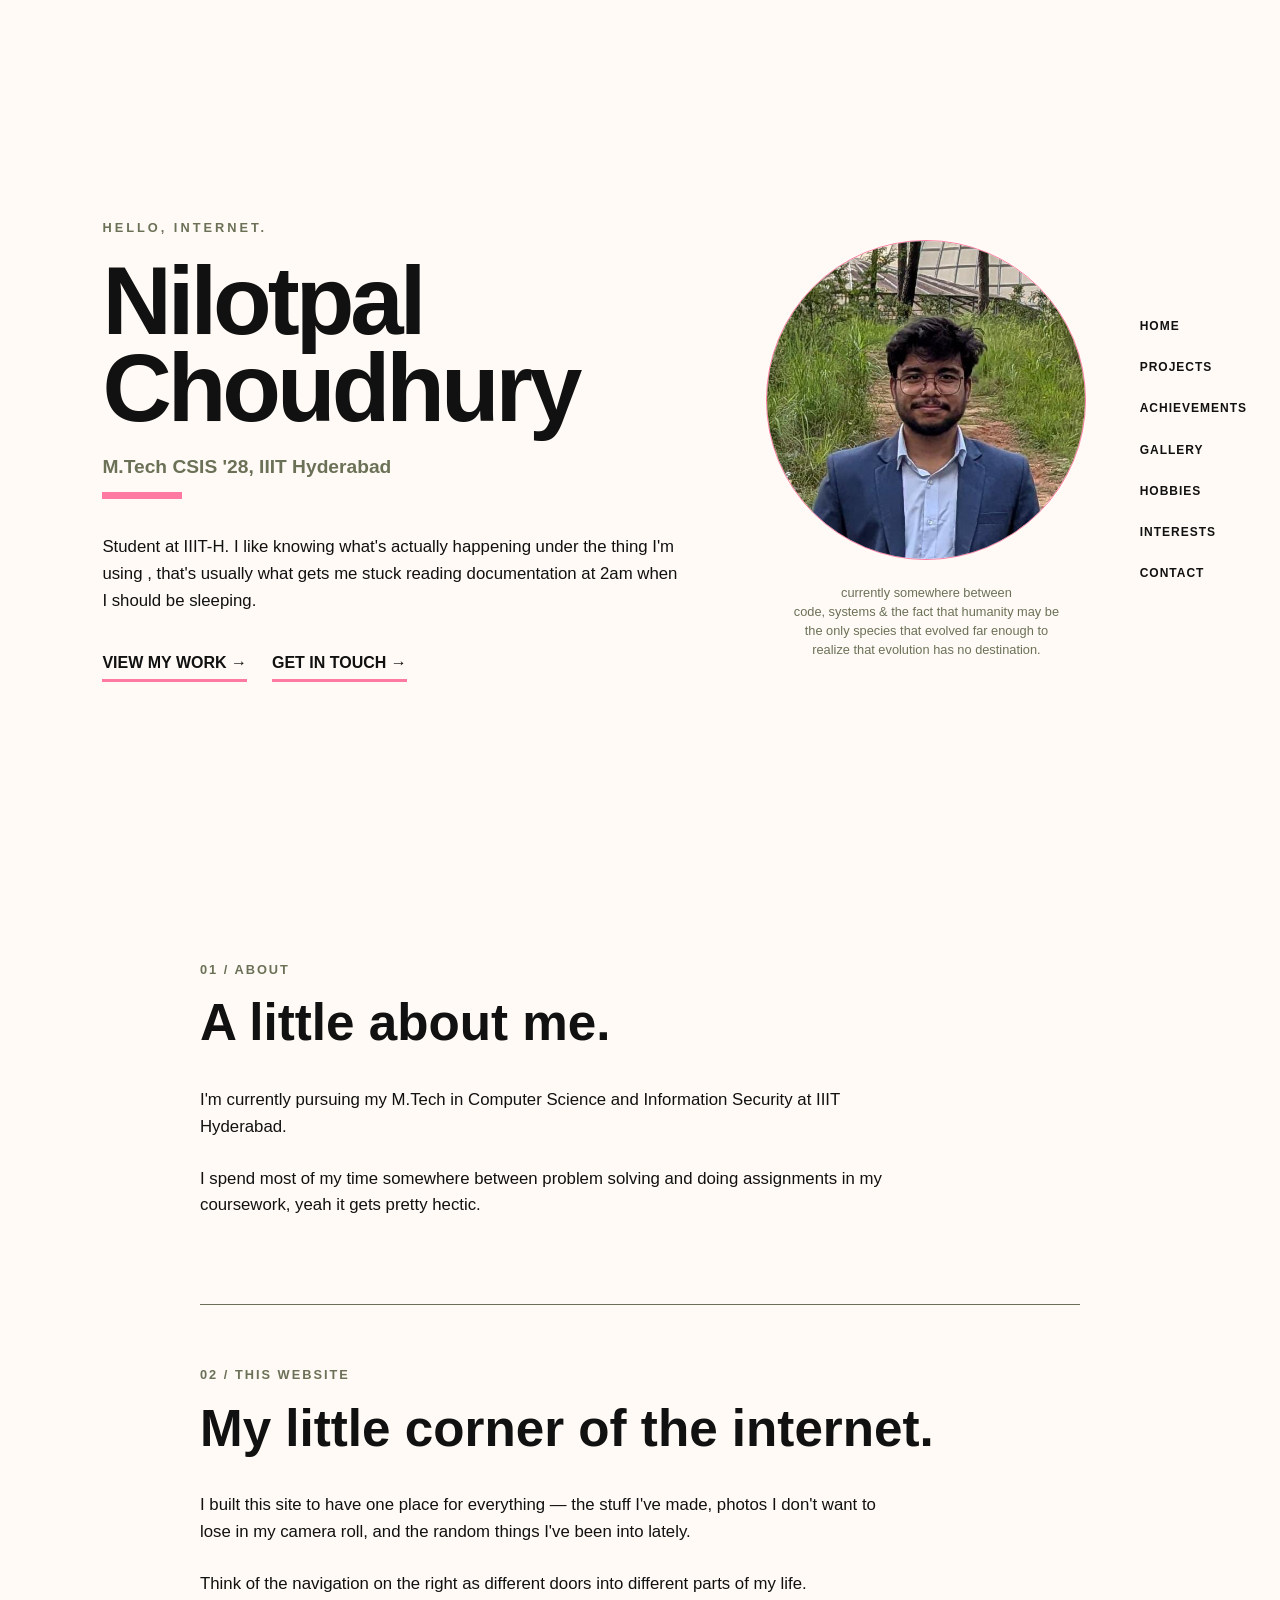
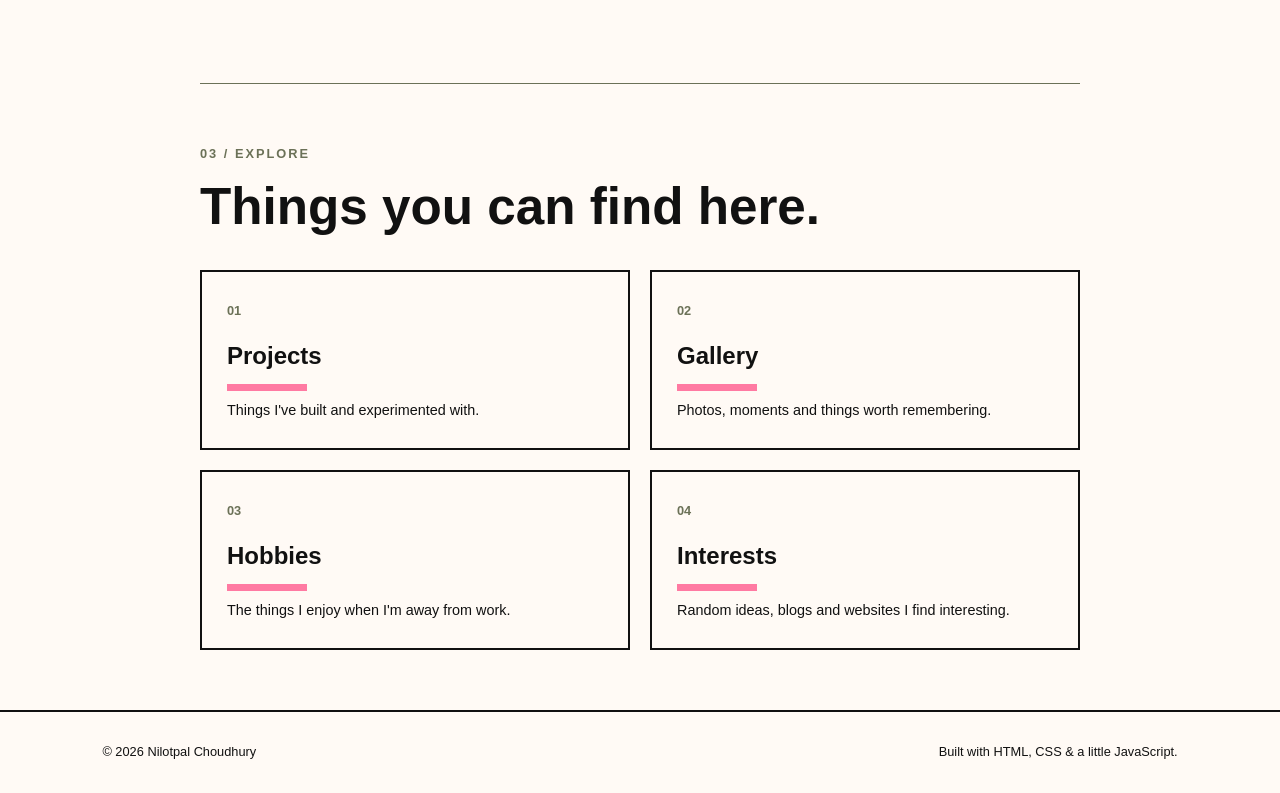
<file: index.html>
<!DOCTYPE html>
<html lang="en">
<head>
    <meta charset="UTF-8">
    <meta name="viewport" content="width=device-width, initial-scale=1.0">

    <title>Nilotpal Choudhury</title>

    <link rel="stylesheet" href="styles.css">
    <script defer src="scripts.js"></script>
</head>

<body>

    <button class="menu-toggle" aria-label="Open navigation" aria-expanded="false">
    <span></span>
    <span></span>
    <span></span>
</button>

<nav class="sidebar">
    <a href="index.html">HOME</a>
    <a href="src/projects.html">PROJECTS</a>
    <a href="src/achievements.html">ACHIEVEMENTS</a>
    <a href="src/gallery.html">GALLERY</a>
    <a href="src/hobbies.html">HOBBIES</a>
    <a href="src/interests.html">INTERESTS</a>
    <a href="src/contact.html">CONTACT</a>
</nav>


    <!-- Home -->
    <header id="home">

        <div class="dp-text">

            <p class="small-text">HELLO, INTERNET.</p>

            <h1>
                Nilotpal<br>
                Choudhury
            </h1>

            <h3>M.Tech CSIS '28, IIIT Hyderabad</h3>

            <p class="intro">
                Student at IIIT-H. I like knowing what's actually happening
                under the thing I'm using , that's usually what gets me
                stuck reading documentation at 2am when I should be sleeping.
            </p>
            <div class="dp-links" >
                <a href="src/projects.html">VIEW MY WORK →</a>
                <a href="src/contact.html">GET IN TOUCH →</a>
            </div>

        </div>


        <div class="dp-image">

            <img
                src="assets/images/dp.jpeg"
                alt="Photo of Nilotpal Choudhury"
            >

            <p>
                currently somewhere between<br>
                code, systems &amp; the fact that humanity may be
                the only species that evolved far enough to realize
                that evolution has no destination.
            </p>

        </div>

    </header>


    <main>

        <!-- About -->
        <section id="about">

            <p class="section-number">01 / ABOUT</p>

            <h2>A little about me.</h2>

            <div class="about-content">

                <p>
                    I'm currently pursuing my M.Tech in Computer Science
                    and Information Security at IIIT Hyderabad.
                </p>

                <p>
                    I spend most of my time somewhere between problem
                    solving and doing assignments in my coursework, yeah
                    it gets pretty hectic.

            </div>

        </section>


        <!-- Website -->
        <section id="intro">

            <p class="section-number">02 / THIS WEBSITE</p>

            <h2>My little corner of the internet.</h2>

            <div class="about-content">

               <p>
                    I built this site to have one place for everything — the
                    stuff I've made, photos I don't want to lose in my
                    camera roll, and the random things I've been into
                    lately.
                </p>
                <p>
                    Think of the navigation on the right as different
                    doors into different parts of my life.
                </p>

            </div>

        </section>


        <!-- Explore -->
        <section id="explore">

            <p class="section-number">03 / EXPLORE</p>

            <h2>Things you can find here.</h2>

            <div class="explore-grid">

                <a href="src/projects.html">
                    <span>01</span>
                    <h3>Projects</h3>
                    <p>Things I've built and experimented with.</p>
                </a>

                <a href="src/gallery.html">
                    <span>02</span>
                    <h3>Gallery</h3>
                    <p>Photos, moments and things worth remembering.</p>
                </a>

                <a href="src/hobbies.html">
                    <span>03</span>
                    <h3>Hobbies</h3>
                    <p>The things I enjoy when I'm away from work.</p>
                </a>

                <a href="src/interests.html">
                    <span>04</span>
                    <h3>Interests</h3>
                    <p>Random ideas, blogs and websites I find interesting.</p>
                </a>

            </div>

        </section>

    </main>


    <footer>

        <p>© 2026 Nilotpal Choudhury</p>

        <p>
            Built with HTML, CSS &amp; a little JavaScript.
        </p>

    </footer>

</body>
</html>
</file>
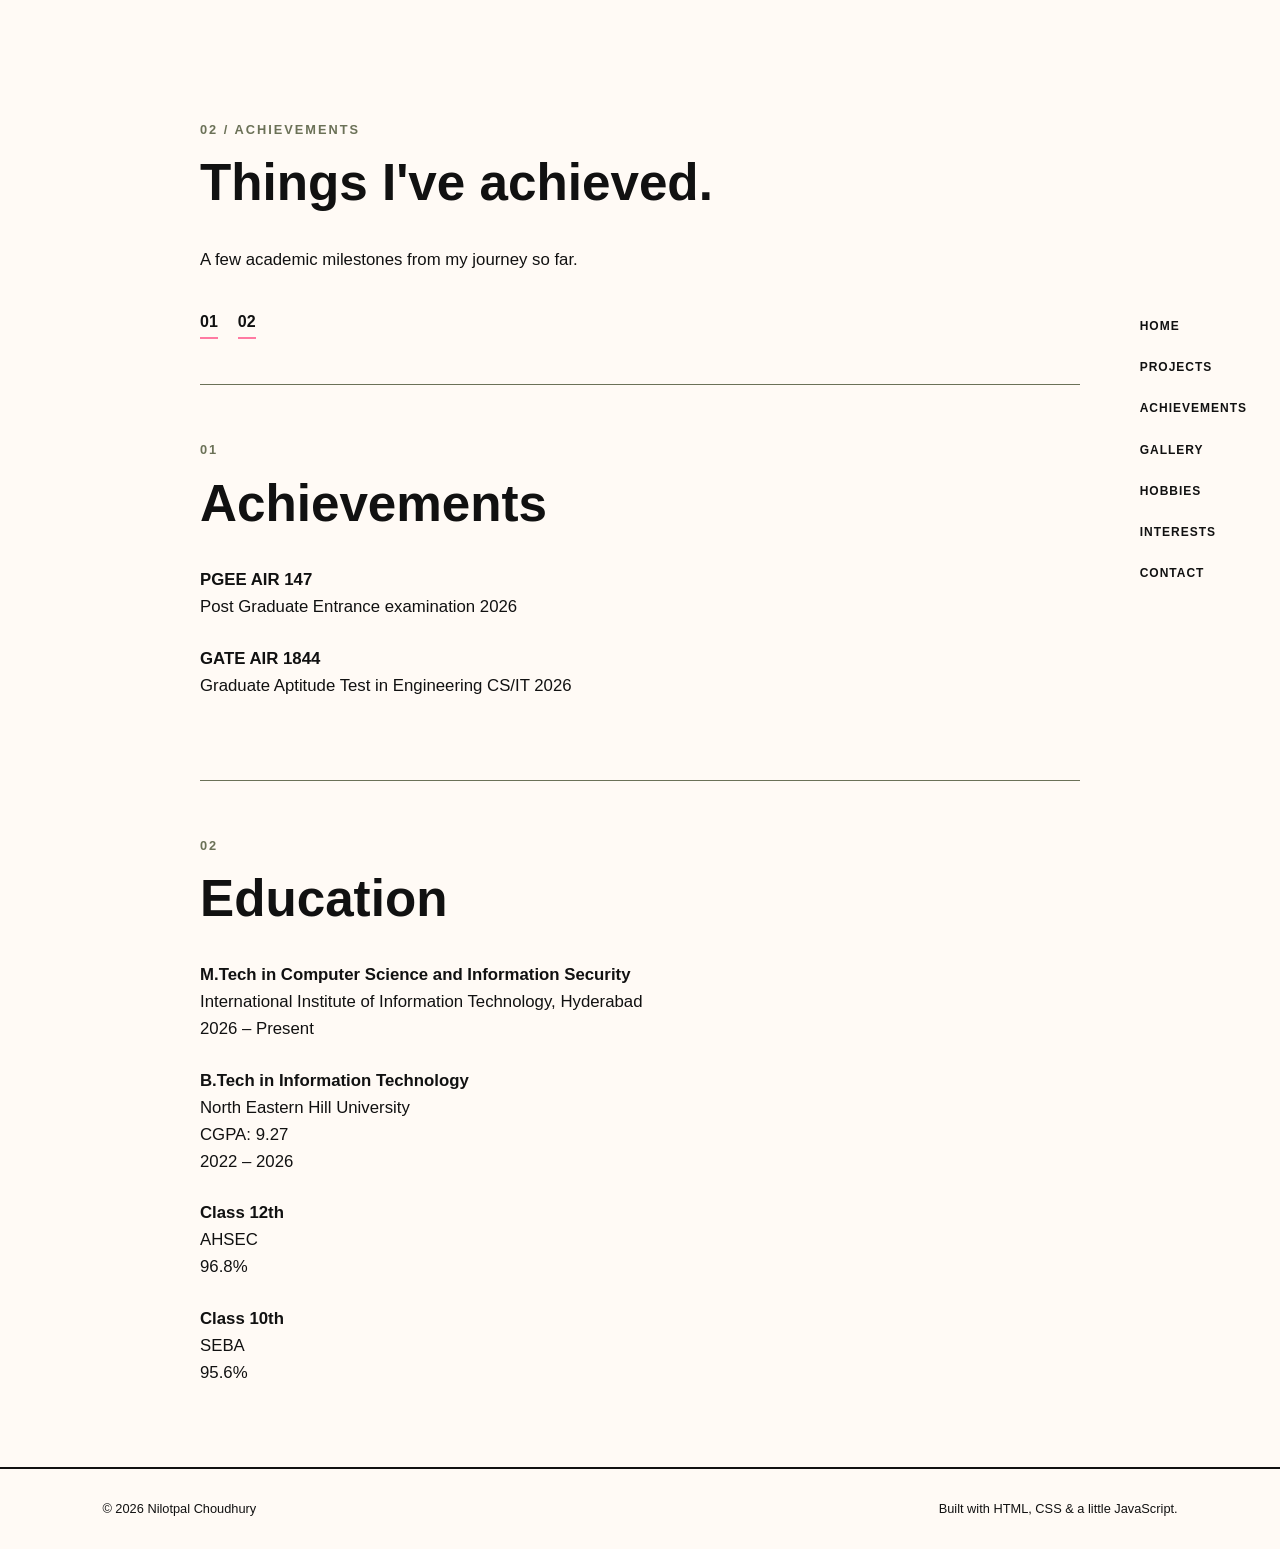
<file: src/achievements.html>
<!DOCTYPE html>
<html lang="en">
<head>
    <meta charset="UTF-8">
    <meta name="viewport" content="width=device-width, initial-scale=1.0">

    <title>Achievements | Nilotpal Choudhury</title>

    <link rel="stylesheet" href="../styles.css">
    <script defer src="../scripts.js"></script>
</head>

<body>

    <button class="menu-toggle" aria-label="Open navigation" aria-expanded="false">
    <span></span>
    <span></span>
    <span></span>
    </button>

    <nav class="sidebar">
        <a href="../index.html">HOME</a>
        <a href="projects.html">PROJECTS</a>
        <a href="achievements.html">ACHIEVEMENTS</a>
        <a href="gallery.html">GALLERY</a>
        <a href="hobbies.html">HOBBIES</a>
        <a href="interests.html">INTERESTS</a>
        <a href="contact.html">CONTACT</a>
    </nav>


    <main class="projects-page">

        <!-- Introduction -->
        <section class="projects-intro">

            <p class="section-number">02 / ACHIEVEMENTS</p>

            <h2>Things I've achieved.</h2>

            <div class="about-content">

                <p>
                    A few academic milestones from my journey so far.
                </p>

            </div>

            <div class="project-nav">

                <a href="#achievements">01</a>
                <a href="#education">02</a>

            </div>

        </section>


        <!-- Achievements -->
        <section id="achievements">

            <p class="section-number">01</p>

            <h2>Achievements</h2>

            <div class="about-content">

                <p>
                    <strong>PGEE AIR 147</strong><br>
                    Post Graduate Entrance examination 2026 
                </p>

                <p>
                    <strong>GATE AIR 1844</strong><br>
                    Graduate Aptitude Test in Engineering CS/IT 2026
                </p>

            </div>

        </section>


        <!-- Education -->
        <section id="education">

            <p class="section-number">02</p>

            <h2>Education</h2>

            <div class="about-content">

                <p>
                    <strong>M.Tech in Computer Science and Information Security</strong><br>
                    International Institute of Information Technology, Hyderabad<br>
                    2026 – Present
                </p>

                <p>
                    <strong>B.Tech in Information Technology</strong><br>
                    North Eastern Hill University<br>
                    CGPA: 9.27<br>
                    2022 – 2026
                </p>

                <p>
                    <strong>Class 12th</strong><br>
                    AHSEC<br>
                    96.8%
                </p>

                <p>
                    <strong>Class 10th</strong><br>
                    SEBA<br>
                    95.6%
                </p>

            </div>

        </section>

    </main>


    <footer>

        <p>© 2026 Nilotpal Choudhury</p>

        <p>
            Built with HTML, CSS &amp; a little JavaScript.
        </p>

    </footer>

</body>
</html>
</file>
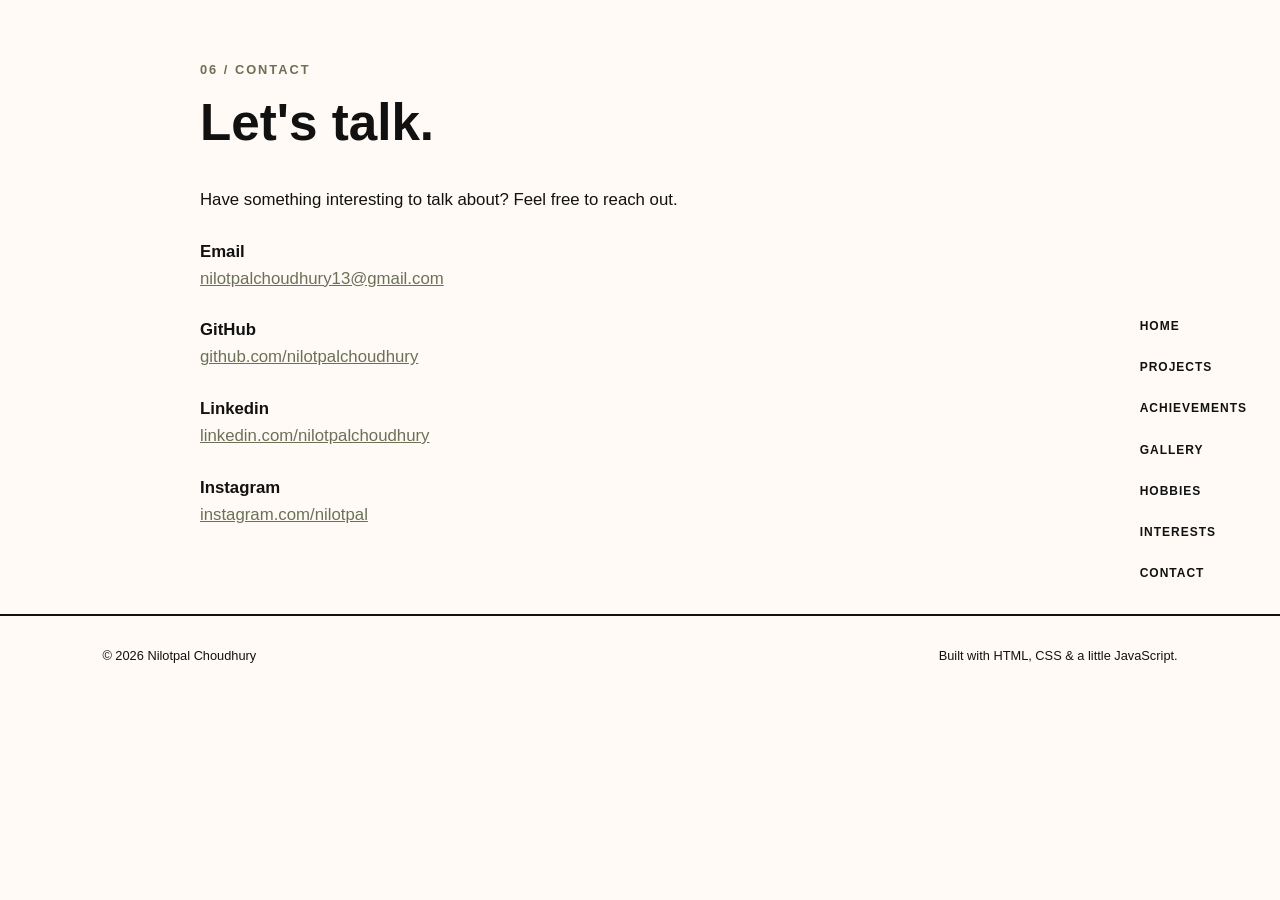
<file: src/contact.html>
<!DOCTYPE html>
<html lang="en">
<head>
    <meta charset="UTF-8">
    <meta name="viewport" content="width=device-width, initial-scale=1.0">

    <title>Contact | Nilotpal Choudhury</title>

    <link rel="stylesheet" href="../styles.css">
    <script defer src="../scripts.js"></script>
</head>

<body>

    <button class="menu-toggle" aria-label="Open navigation" aria-expanded="false">
    <span></span>
    <span></span>
    <span></span>
    </button>

    <nav class="sidebar">
        <a href="../index.html">HOME</a>
        <a href="projects.html">PROJECTS</a>
        <a href="achievements.html">ACHIEVEMENTS</a>
        <a href="gallery.html">GALLERY</a>
        <a href="hobbies.html">HOBBIES</a>
        <a href="interests.html">INTERESTS</a>
        <a href="contact.html">CONTACT</a>
    </nav>


    <main>

        <section>

            <p class="section-number">06 / CONTACT</p>

            <h2>Let's talk.</h2>

            <div class="about-content">

                <p>
                    Have something interesting to talk about?
                    Feel free to reach out.
                </p>

                <p>
                    <strong>Email</strong><br>
                    <a href="mailto:nilotpalchoudhury13@gmail.com">
                        nilotpalchoudhury13@gmail.com
                    </a>
                </p>

                <p>
                    <strong>GitHub</strong><br>
                    <a href="https://github.com/nilotpalchoudhury" target="_blank">
                        github.com/nilotpalchoudhury
                    </a>
                </p>
                <p>
                    <strong>Linkedin</strong><br>
                    <a href="https://www.linkedin.com/in/nilotpal-choudhury-a66116252/?skipRedirect=true" target="_blank">
                        linkedin.com/nilotpalchoudhury
                    </a>
                </p>
                <p>
                    <strong>Instagram</strong><br>
                    <a href="https://www.instagram.com/_nilotpal__/" target="_blank">
                        instagram.com/nilotpal
                    </a>
                </p>

            </div>

        </section>

    </main>


    <footer>

        <p>© 2026 Nilotpal Choudhury</p>

        <p>
            Built with HTML, CSS &amp; a little JavaScript.
        </p>

    </footer>

</body>
</html>
</file>
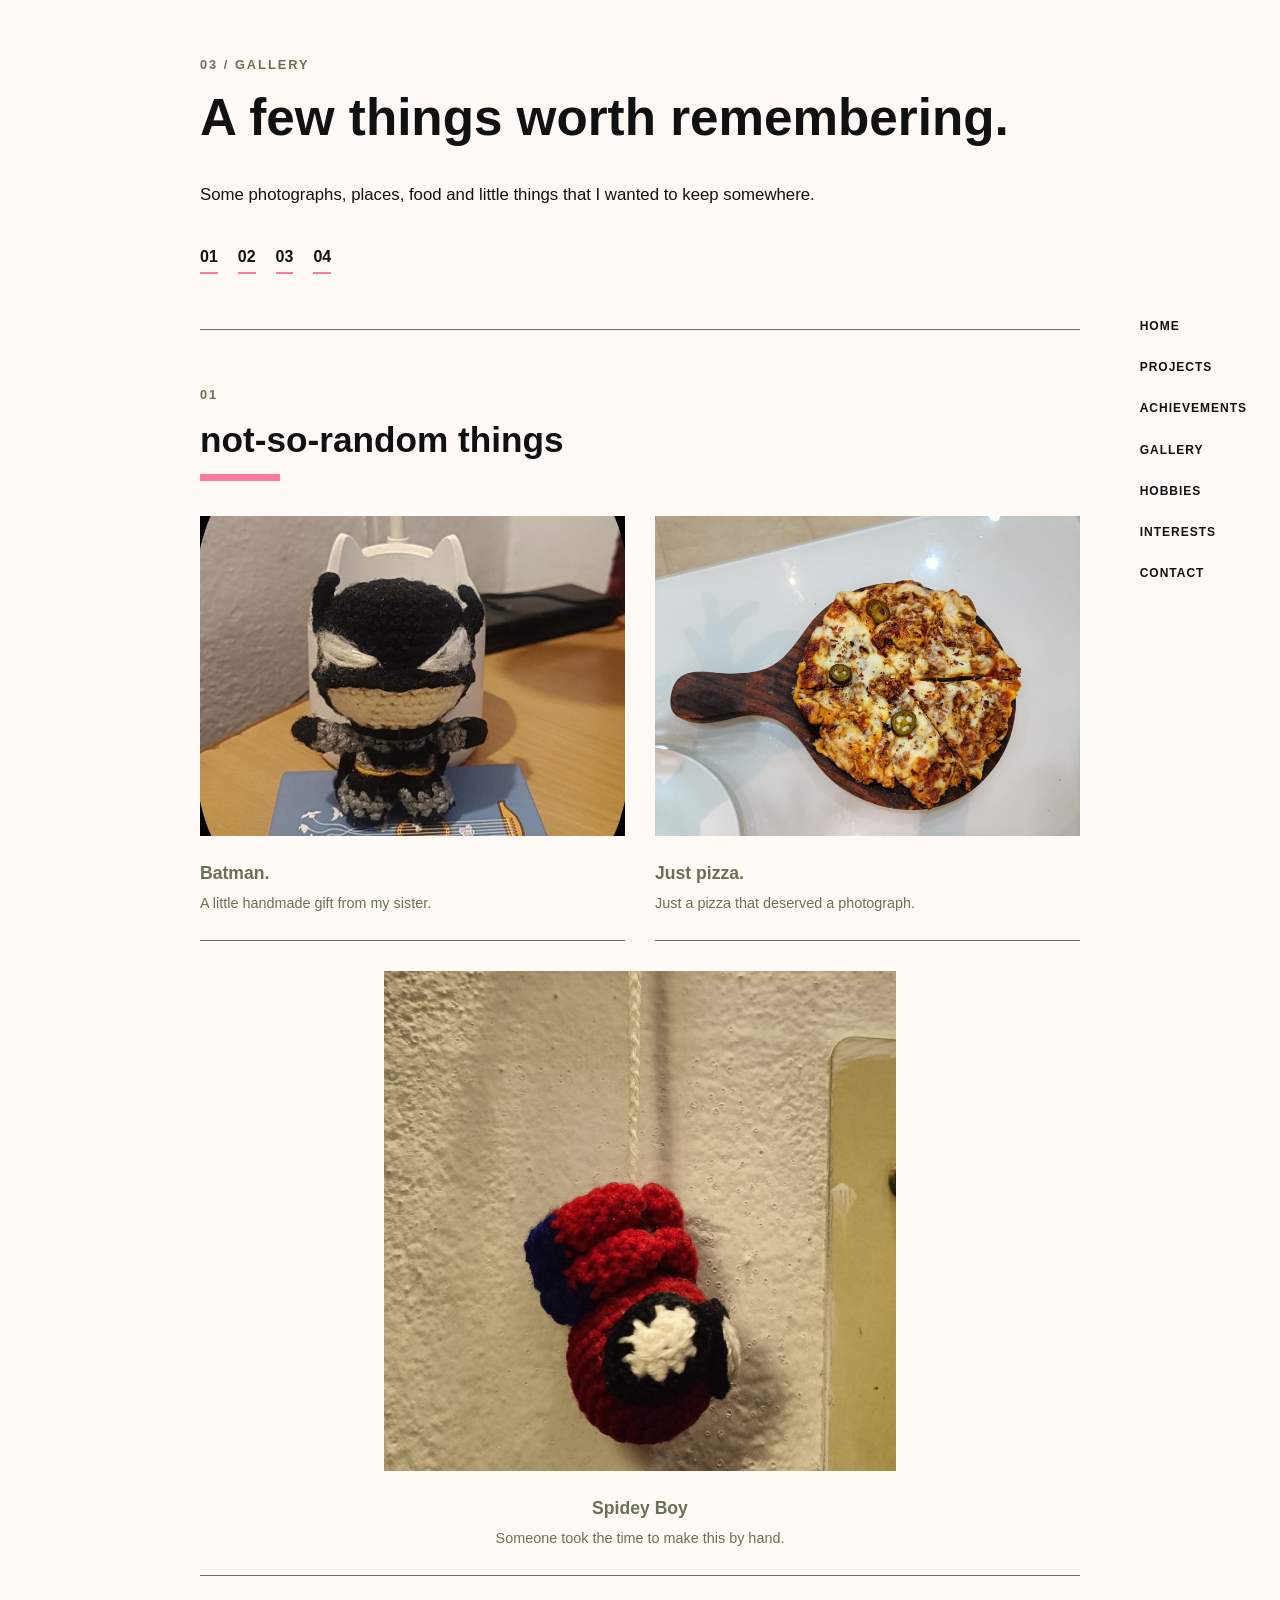
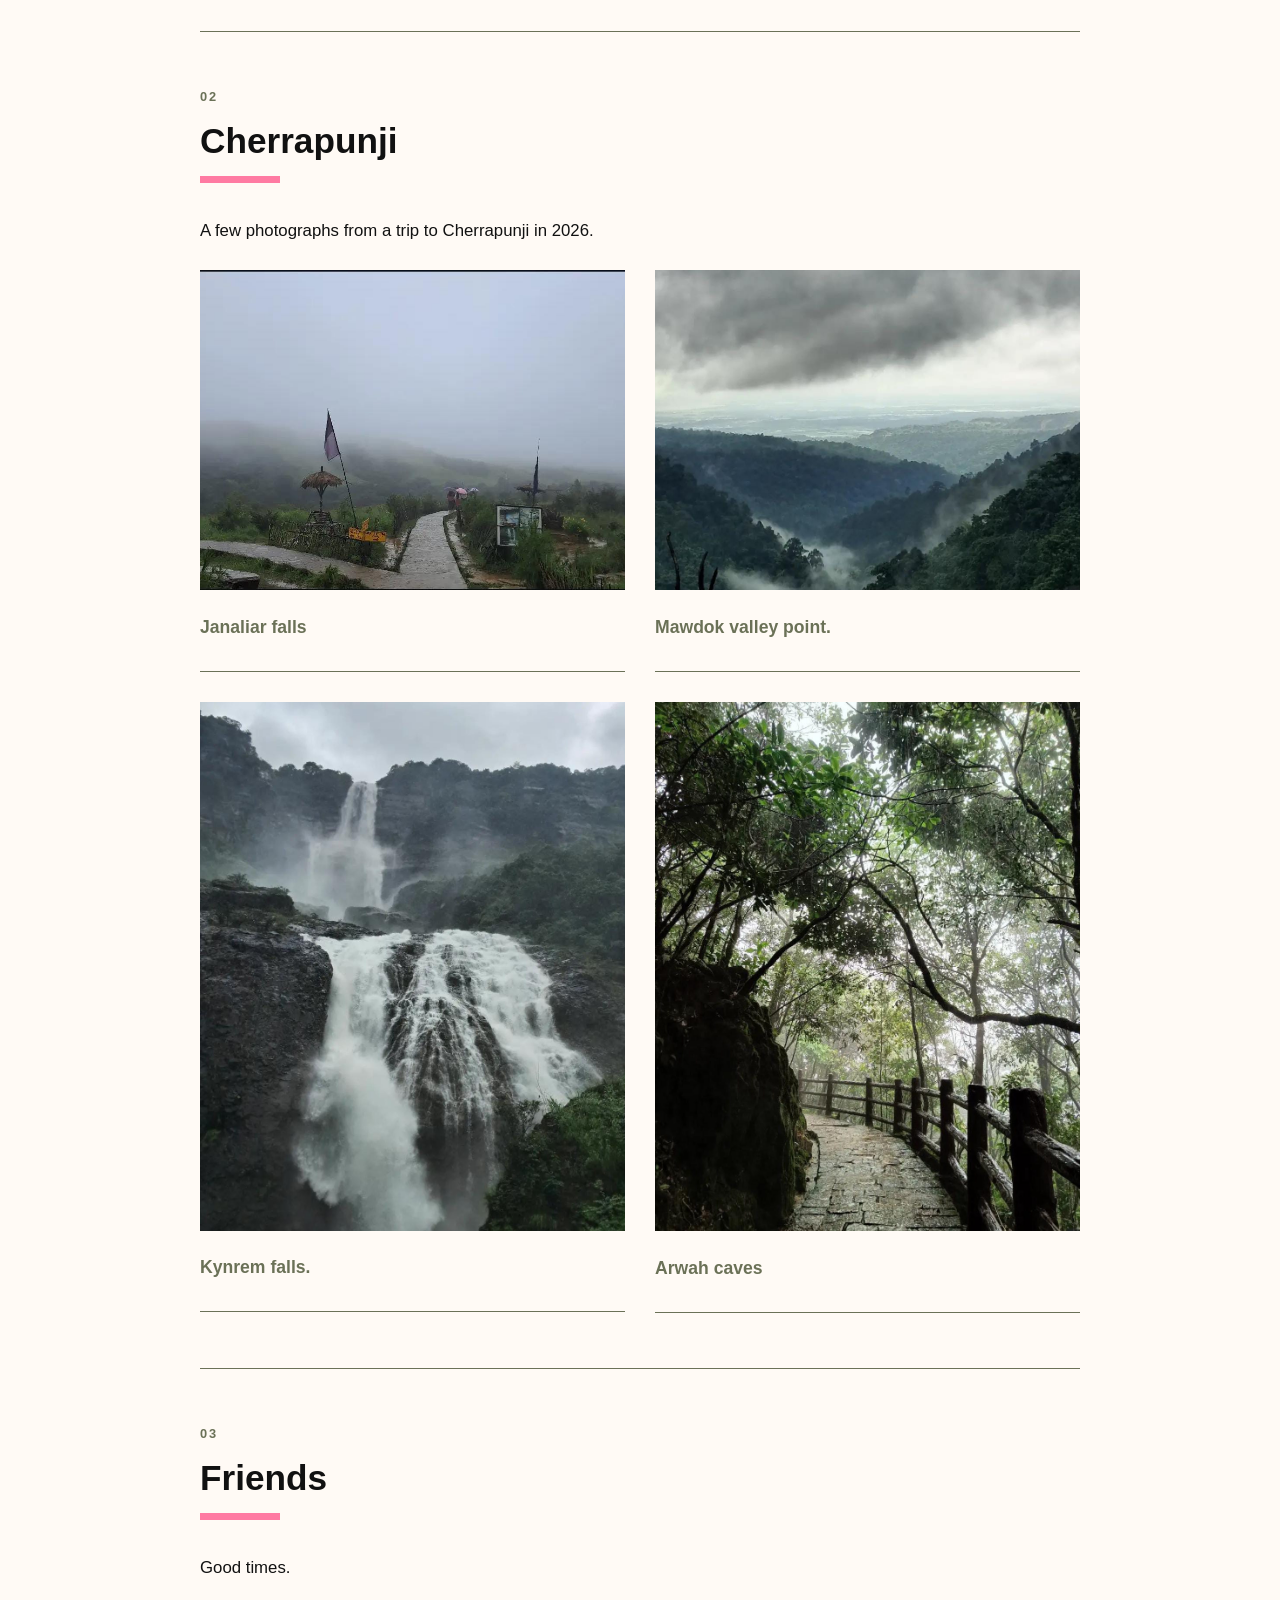
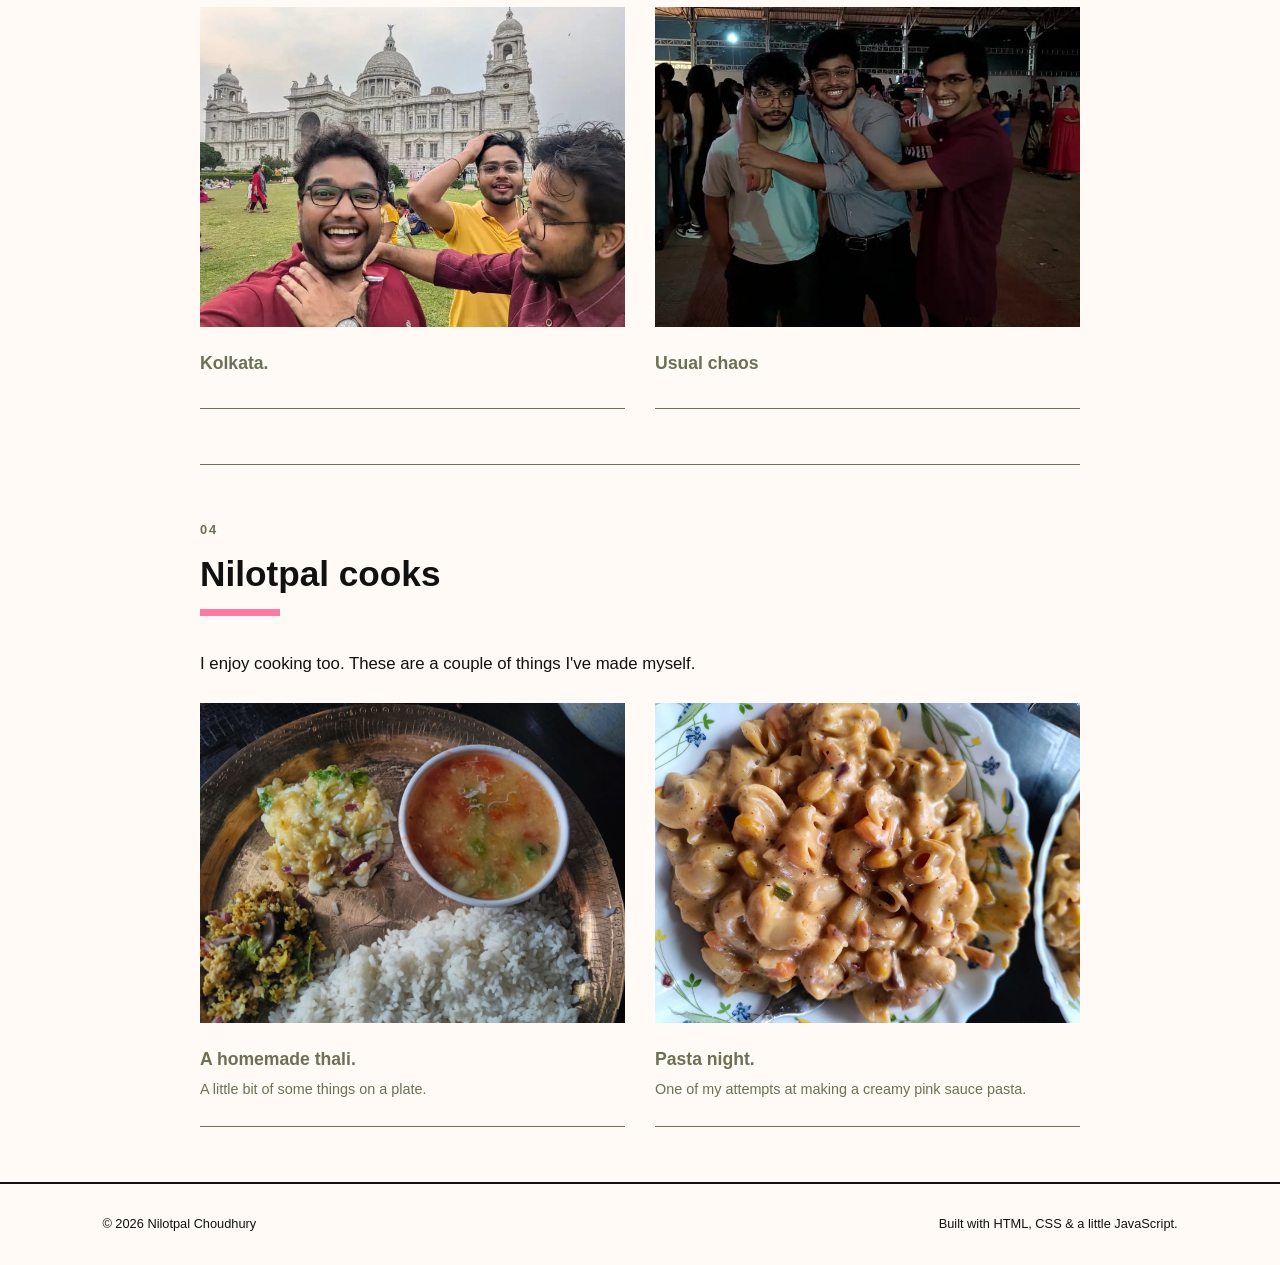
<file: src/gallery.html>
<!DOCTYPE html>
<html lang="en">
<head>
    <meta charset="UTF-8">
    <meta name="viewport" content="width=device-width, initial-scale=1.0">

    <title>Gallery | Nilotpal Choudhury</title>

    <link rel="stylesheet" href="../styles.css">
    <script defer src="../scripts.js"></script>
</head>

<body>

    <button class="menu-toggle" aria-label="Open navigation" aria-expanded="false">
    <span></span>
    <span></span>
    <span></span>
    </button>

    <nav class="sidebar">
        <a href="../index.html">HOME</a>
        <a href="projects.html">PROJECTS</a>
        <a href="achievements.html">ACHIEVEMENTS</a>
        <a href="gallery.html">GALLERY</a>
        <a href="hobbies.html">HOBBIES</a>
        <a href="interests.html">INTERESTS</a>
        <a href="contact.html">CONTACT</a>
    </nav>

    <main class="gallery-page">

        <!-- Introduction -->
        <section class="projects-intro">

            <p class="section-number">03 / GALLERY</p>

            <h2>A few things worth remembering.</h2>

            <div class="about-content">

                <p>
                    Some photographs, places, food and little things
                    that I wanted to keep somewhere.
                </p>

            </div>

            <div class="project-nav">

                <a href="#things">01</a>
                <a href="#cherrapunji">02</a>
                <a href="#friends">03</a>
                <a href="#cooking">04</a>

            </div>

        </section>


        <!-- Little things -->
        <section id="things">

            <p class="section-number">01</p>

            <h3>not-so-random things</h3>

            <div class="gallery-grid">

                


                <article class="gallery-item">

                    <img
                        src="../assets/images/batman.jpeg"
                        alt="batman"
                    >

                    <div class="gallery-text">

                        <h4>Batman.</h4>

                        <p>
                            A little handmade gift from my sister.
                        </p>

                    </div>

                </article>

                <article class="gallery-item">

                    <img
                        src="../assets/images/pizza.jpeg"
                        alt="Pizza"
                    >

                    <div class="gallery-text">

                        <h4>Just pizza.</h4>

                        <p>
                            Just a pizza that
                            deserved a photograph.
                        </p>

                    </div>

                </article>
                <article class="gallery-item large">

                    <img
                        src="../assets/images/spidey.jpeg"
                        alt="spider man"
                    >

                    <div class="gallery-text" style="text-align: center;">

                        <h4>Spidey Boy</h4>

                        <p>
                           Someone took the time to make this by hand.
                        </p>

                    </div>

                </article>

            </div>

        </section>


        <!-- Cherrapunji -->
        <section id="cherrapunji">

            <p class="section-number">02</p>

            <h3>Cherrapunji</h3>

            <div class="about-content">

                <p>
                    A few photographs from a trip to Cherrapunji in 2026.
                </p>

            </div>


            <div class="gallery-grid">

                <article class="gallery-item">

                    <img
                        src="../assets/images/cherra1.jpeg"
                        alt="cherrapunji1"
                    >
                     <div class="gallery-text">

                        <h4>Janaliar falls</h4>

                    </div>
                    

                </article>


                <article class="gallery-item">

                    <img
                        src="../assets/images/cherra2.jpeg"
                        alt="cherrapunji2"
                    >
                     <div class="gallery-text">
                    <h4>Mawdok valley point.</h4>
                     </div>

                </article>


                <article class="gallery-item aspectratio">

                    <img
                        src="../assets/images/cherra3.jpeg"
                        alt="cherrapunji3"
                    >
                    <div class="gallery-text">
                    <h4>Kynrem falls.</h4>
                     </div>


                </article>


                <article class="gallery-item aspectratio">

                    <img
                        src="../assets/images/cherra4.jpeg"
                        alt="cherrapunji4"
                    >
                    <div class="gallery-text">
                    <h4>Arwah caves</h4>
                     </div>

                </article>

            </div>

        </section>


        <!-- Friends -->
        <section id="friends">

            <p class="section-number">03</p>

            <h3>Friends</h3>

            <div class="about-content">

                <p>
                    Good times.
                </p>

            </div>


            <div class="gallery-grid">

                <article class="gallery-item">

                    <img
                        src="../assets/images/friend1.jpeg"
                        alt="at Victoria Memorial"
                    >

                    <div class="gallery-text">

                        <h4>Kolkata.</h4>

                    </div>

                </article>


                <article class="gallery-item">

                    <img
                        src="../assets/images/friend2.jpeg"
                        alt="hanging out"
                    >

                    <div class="gallery-text">

                        <h4>Usual chaos</h4>

                    </div>

                </article>

            </div>

        </section>


        <!-- Cooking -->
        <section id="cooking">

            <p class="section-number">04</p>

            <h3>Nilotpal cooks</h3>

            <div class="about-content">

                <p>
                    I enjoy cooking too. These are a couple of things
                    I've made myself.
                </p>

            </div>


            <div class="gallery-grid">

                <article class="gallery-item">

                    <img
                        src="../assets/images/thali.jpeg"
                        alt="thali"
                    >

                    <div class="gallery-text">

                        <h4>A homemade thali.</h4>

                        <p>
                            A little bit of some things on a plate.
                        </p>

                    </div>

                </article>


                <article class="gallery-item">

                    <img
                        src="../assets/images/pasta.jpeg"
                        alt="pasta"
                    >

                    <div class="gallery-text">

                        <h4>Pasta night.</h4>

                        <p>
                            One of my attempts at making a creamy pink sauce pasta.
                        </p>

                    </div>

                </article>

            </div>

        </section>

    </main>


    <footer>

        <p>© 2026 Nilotpal Choudhury</p>

        <p>
            Built with HTML, CSS &amp; a little JavaScript.
        </p>

    </footer>

</body>
</html>
</file>
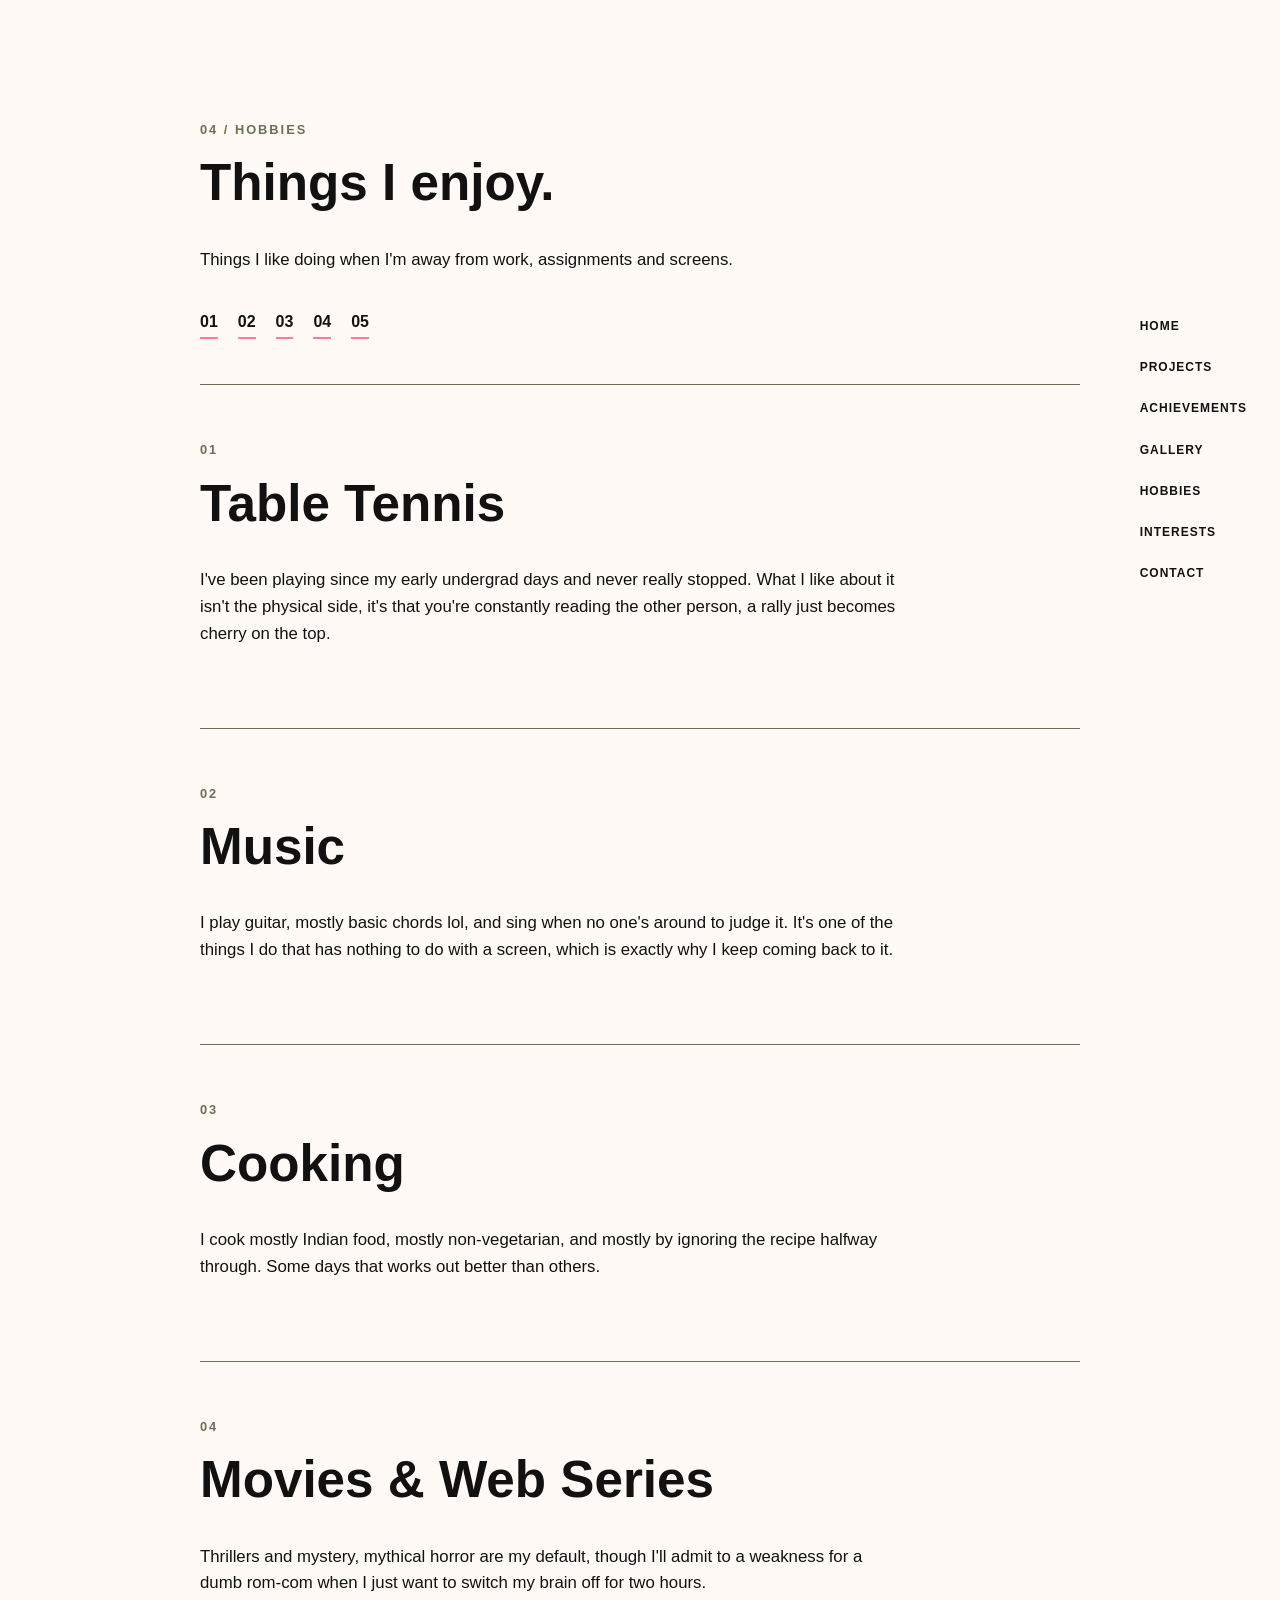
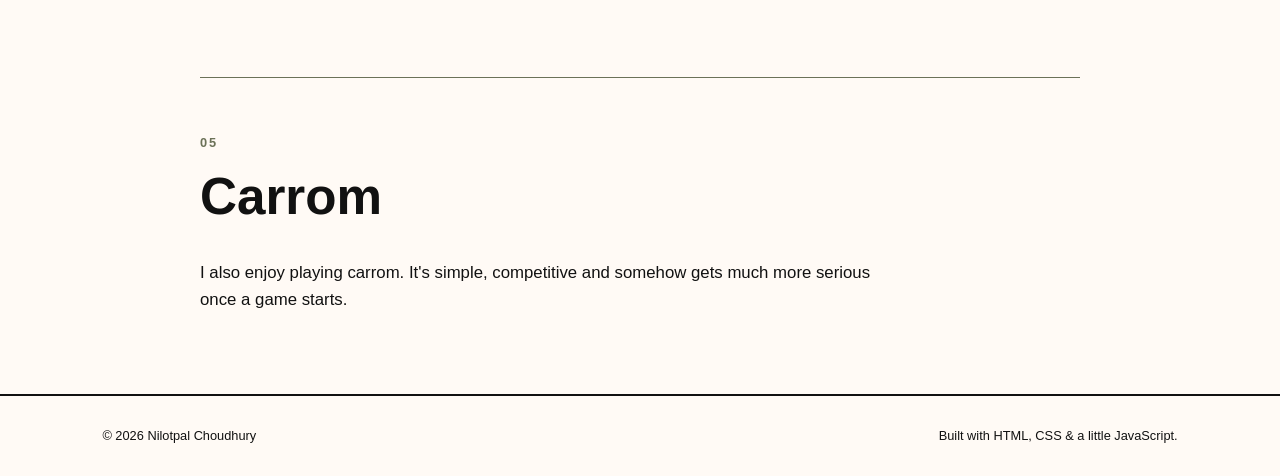
<file: src/hobbies.html>
<!DOCTYPE html>
<html lang="en">
<head>
    <meta charset="UTF-8">
    <meta name="viewport" content="width=device-width, initial-scale=1.0">

    <title>Hobbies | Nilotpal Choudhury</title>

    <link rel="stylesheet" href="../styles.css">
    <script defer src="../scripts.js"></script>
</head>

<body>

    <button class="menu-toggle" aria-label="Open navigation" aria-expanded="false">
    <span></span>
    <span></span>
    <span></span>
    </button>

    <nav class="sidebar">
        <a href="../index.html">HOME</a>
        <a href="projects.html">PROJECTS</a>
        <a href="achievements.html">ACHIEVEMENTS</a>
        <a href="gallery.html">GALLERY</a>
        <a href="hobbies.html">HOBBIES</a>
        <a href="interests.html">INTERESTS</a>
        <a href="contact.html">CONTACT</a>
    </nav>


    <main class="projects-page">

        <!-- Introduction -->
        <section class="projects-intro">

            <p class="section-number">04 / HOBBIES</p>

            <h2>Things I enjoy.</h2>

            <div class="about-content">

                <p>
                    Things I like doing when I'm away from work,
                    assignments and screens.
                </p>

            </div>

            <div class="project-nav">

                <a href="#sports">01</a>
                <a href="#music">02</a>
                <a href="#cooking">03</a>
                <a href="#movies">04</a>
                <a href="#games">05</a>

            </div>

        </section>


        <!-- Table Tennis -->
        <section id="sports">

            <p class="section-number">01</p>

            <h2>Table Tennis</h2>

            <div class="about-content">

                <p>
                    I've been playing since my early undergrad days and 
                    never really stopped. What I like about it isn't the physical
                    side, it's that you're constantly reading the other
                    person, a rally just becomes cherry on the top.
                </p

            </div>

        </section>


        <!-- Music -->
        <section id="music">

            <p class="section-number">02</p>

            <h2>Music</h2>

            <div class="about-content">

                <p>
                    I play guitar, mostly basic chords lol, and sing when no one's
                    around to judge it. It's one of the things I do that has
                    nothing to do with a screen, which is exactly why I
                    keep coming back to it.
                </p>
            </div>

        </section>
        <!-- Cooking -->
        <section id="cooking">

            <p class="section-number">03</p>

            <h2>Cooking</h2>

            <div class="about-content">

                <p>
                    I cook mostly Indian food, mostly non-vegetarian, and
                    mostly by ignoring the recipe halfway through. Some
                    days that works out better than others.
                </p>

            </div>

        </section>


        <!-- Movies -->
        <section id="movies">

            <p class="section-number">04</p>

            <h2>Movies &amp; Web Series</h2>

            <div class="about-content">

                <p>
                    Thrillers and mystery, mythical horror are my default, though
                    I'll admit to a weakness for a dumb rom-com when I
                    just want to switch my brain off for two hours.
                </p>
            </div>

        </section>


        <!-- Carrom -->
        <section id="games">

            <p class="section-number">05</p>

            <h2>Carrom</h2>

            <div class="about-content">

                <p>
                    I also enjoy playing carrom. It's simple, competitive
                    and somehow gets much more serious once a game starts.
                </p>

            </div>

        </section>

    </main>


    <footer>

        <p>© 2026 Nilotpal Choudhury</p>

        <p>
            Built with HTML, CSS &amp; a little JavaScript.
        </p>

    </footer>

</body>
</html>
</file>
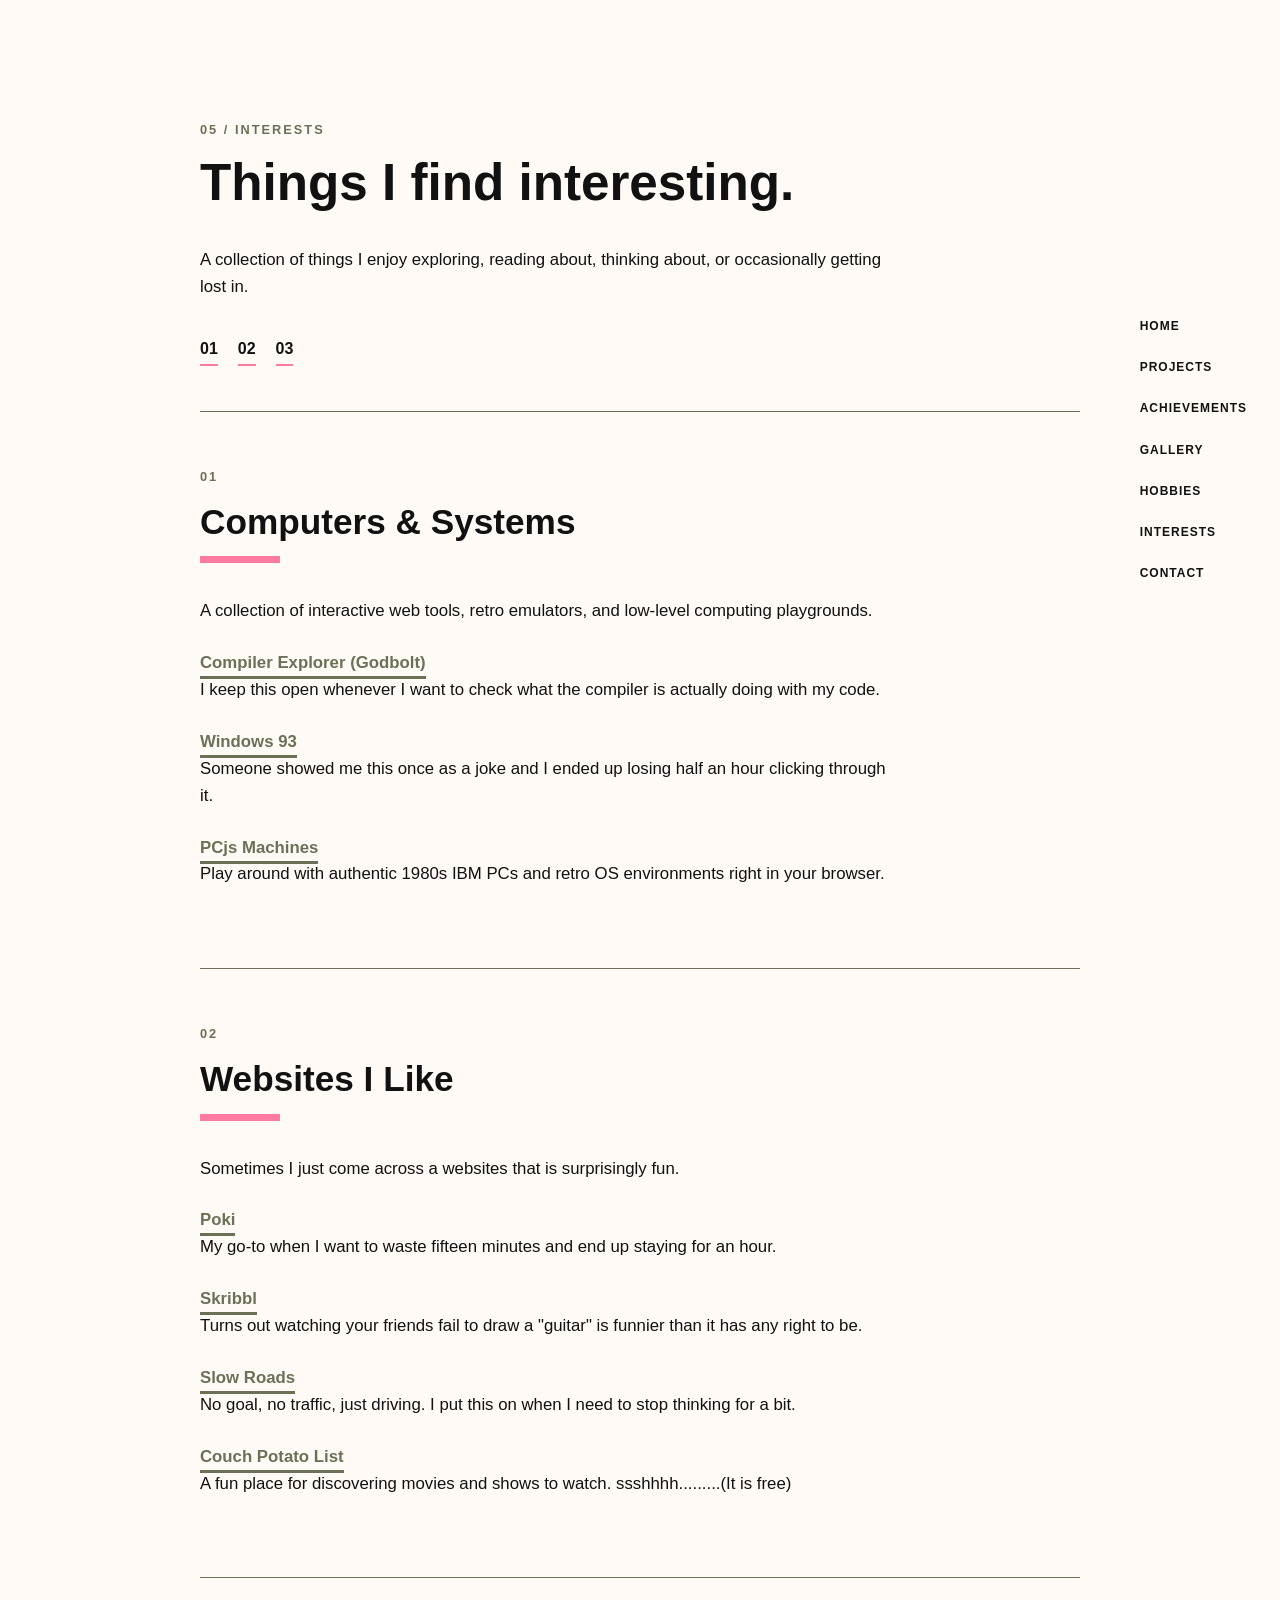
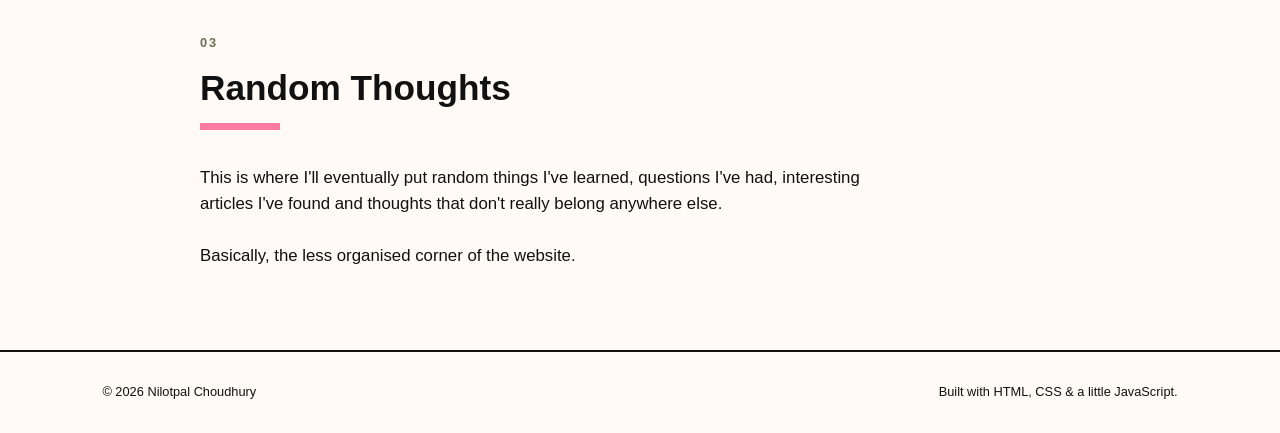
<file: src/interests.html>
<!DOCTYPE html>
<html lang="en">
<head>
    <meta charset="UTF-8">
    <meta name="viewport" content="width=device-width, initial-scale=1.0">

    <title>Interests | Nilotpal Choudhury</title>

    <link rel="stylesheet" href="../styles.css">
    <script defer src="../scripts.js"></script>
</head>

<body>

    <button class="menu-toggle" aria-label="Open navigation" aria-expanded="false">
    <span></span>
    <span></span>
    <span></span>
    </button>

    <nav class="sidebar">
        <a href="../index.html">HOME</a>
        <a href="projects.html">PROJECTS</a>
        <a href="achievements.html">ACHIEVEMENTS</a>
        <a href="gallery.html">GALLERY</a>
        <a href="hobbies.html">HOBBIES</a>
        <a href="interests.html">INTERESTS</a>
        <a href="contact.html">CONTACT</a>
    </nav>


    <main class="projects-page">

        <!-- Introduction -->
        <section class="projects-intro">

            <p class="section-number">05 / INTERESTS</p>

            <h2>Things I find interesting.</h2>

            <div class="about-content">

                <p>
                    A collection of things I enjoy exploring, reading
                    about, thinking about, or occasionally getting lost in.
                </p>

            </div>

            <div class="project-nav">

                <a href="#computers">01</a>
                <a href="#websites">02</a>
                <a href="#thoughts">03</a>

            </div>

        </section>
        <!-- Computers -->
        <section id="computers">

            <p class="section-number">01</p>

            <h3>Computers &amp; Systems</h3>

            <div class="about-content">

                <p>
                    A collection of interactive web tools, retro emulators, and low-level computing playgrounds.
                </p>

                <p>
                    <a
                        class="project-link"
                        href="https://godbolt.org/"
                        target="_blank"
                    >
                    <strong>Compiler Explorer (Godbolt)</strong><br></a>
                I keep this open whenever I want to check what the compiler
                is actually doing with my code.
                </p>

                <p>
                    <a
                        class="project-link"
                        href="http://www.windows93.net/"
                        target="_blank"
                    >
                    <strong>Windows 93</strong><br></a>
                    Someone showed me this once as a joke and I ended up
                    losing half an hour clicking through it.
                    <br>
                </p>

                <p>
                    <a
                        class="project-link"
                        href="https://www.pcjs.org/"
                        target="_blank"
                    >
                    <strong>PCjs Machines</strong><br></a>
                    Play around with authentic 1980s IBM PCs and retro OS environments right in your browser.
                    <br>
                </p>

            </div>

        </section>


        <!-- Websites -->
        <section id="websites">

            <p class="section-number">02</p>

            <h3>Websites I Like</h3>

            <div class="about-content">

                <p>
                    Sometimes I just come across a websites that is
                    surprisingly fun.
                </p>

                <p>
                    <a class="project-link"
                        href="https://poki.com/"
                        target="_blank"
                    ><strong>Poki</strong><br></a>
                My go-to when I want to waste fifteen minutes and end up
                staying for an hour.
                    <br>                    
                </p>

                <p>
                    <a
                        class="project-link"
                        href="https://skribbl.io/"
                        target="_blank"
                    >
                    <strong>Skribbl</strong><br></a>
                Turns out watching your friends fail to draw a "guitar"
                is funnier than it has any right to be.
                    <br>                    
                </p>

                <p>
                    <a
                        class="project-link"
                        href="https://slowroads.io/"
                        target="_blank"
                    >
                    <strong>Slow Roads</strong><br></a>
                    No goal, no traffic, just driving. I put this on when
                    I need to stop thinking for a bit.
                    <br>
                    
                    
                </p>
                <p>
                <a
                    class="project-link"
                    href="https://tbcpl.lol/"
                    target="_blank"
                ><strong>Couch Potato List</strong><br></a>
                A fun place for discovering movies and shows to watch. 
                ssshhhh.........(It is free)
                <br>
                </p>
            </div>
        </section>

        


        <!-- Thoughts -->
        <section id="thoughts">

            <p class="section-number">03</p>

            <h3>Random Thoughts</h3>

            <div class="about-content">

                <p>
                    This is where I'll eventually put random things
                    I've learned, questions I've had, interesting
                    articles I've found and thoughts that don't really
                    belong anywhere else.
                </p>

                <p>
                    Basically, the less organised corner of the website.
                </p>

            </div>

        </section>

    </main>


    <footer>

        <p>© 2026 Nilotpal Choudhury</p>

        <p>
            Built with HTML, CSS &amp; a little JavaScript.
        </p>

    </footer>

</body>
</html>
</file>
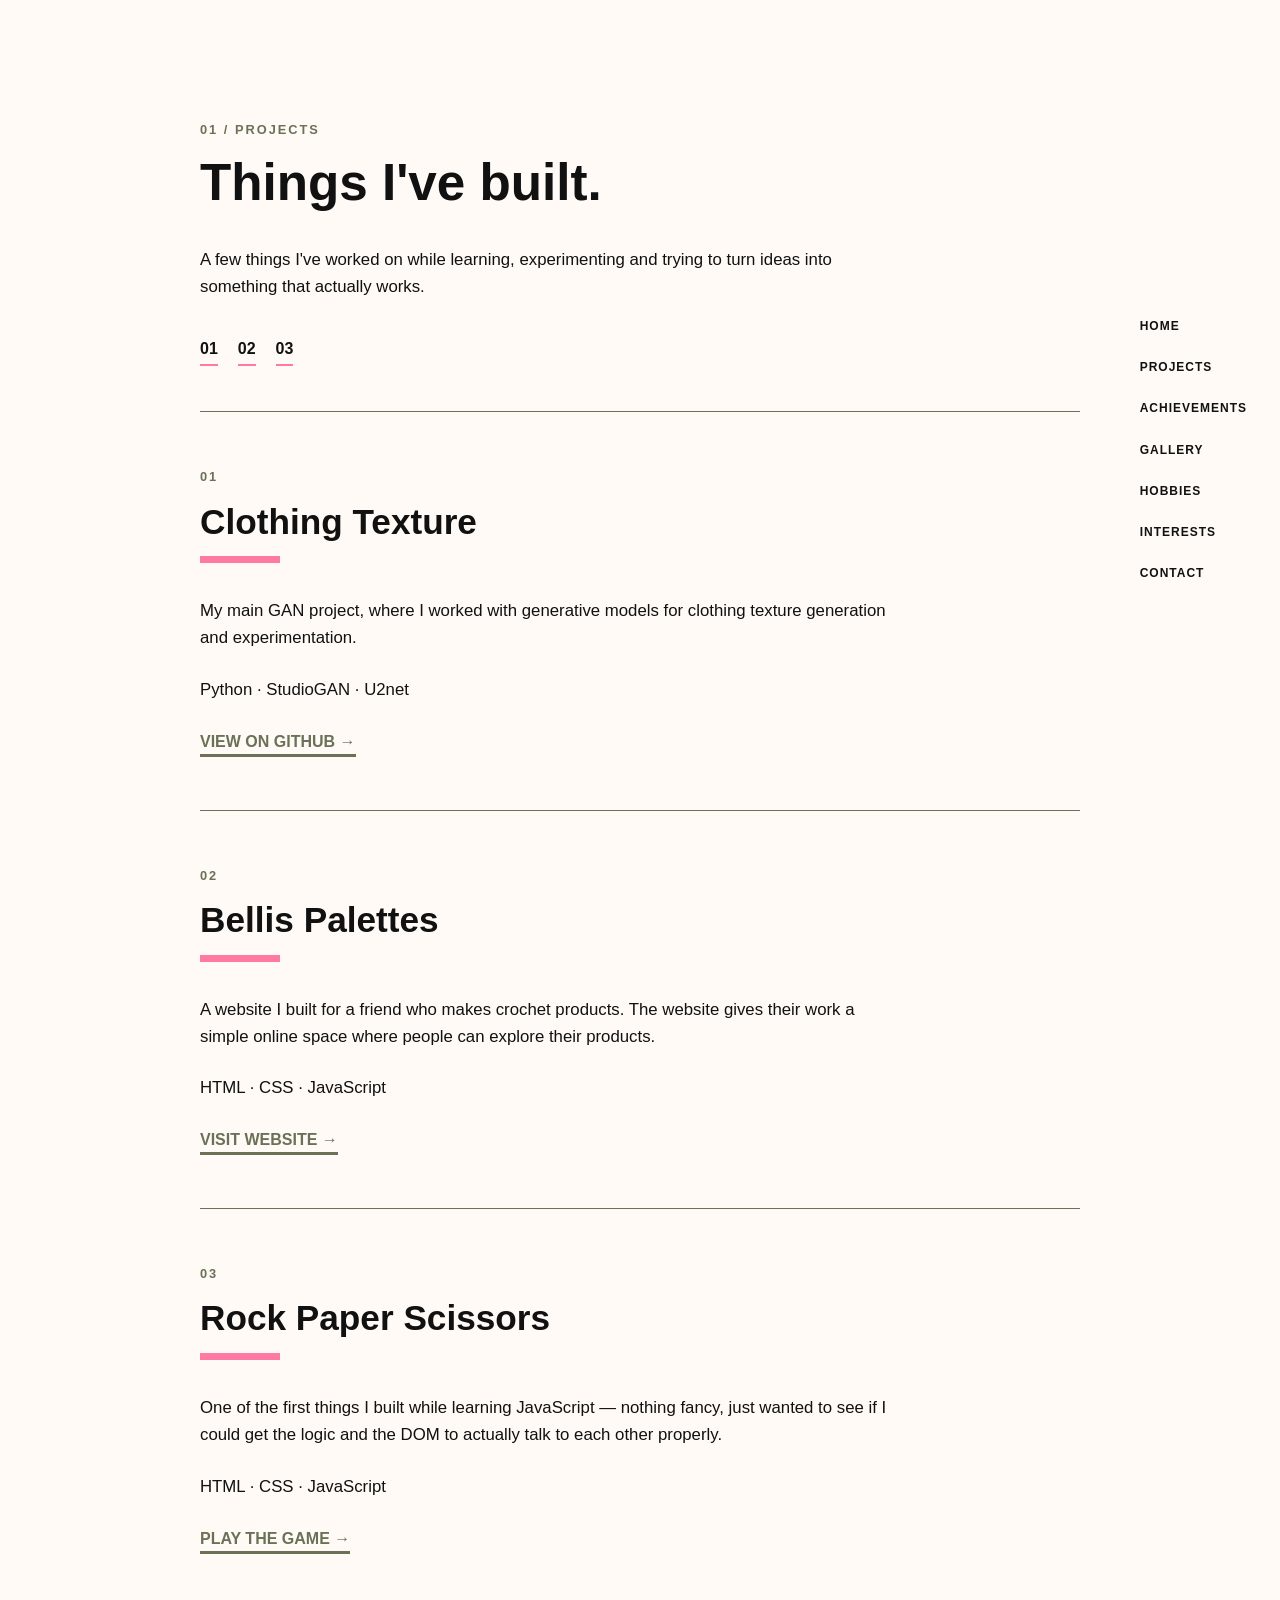
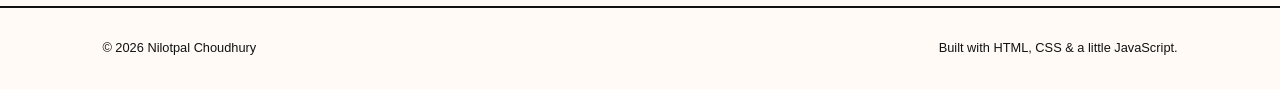
<file: src/projects.html>
<!DOCTYPE html>
<html lang="en">
<head>
    <meta charset="UTF-8">
    <meta name="viewport" content="width=device-width, initial-scale=1.0">

    <title>Projects | Nilotpal Choudhury</title>

    <link rel="stylesheet" href="../styles.css">
    <script defer src="../scripts.js"></script>
</head>

<body>

    <button class="menu-toggle" aria-label="Open navigation" aria-expanded="false">
        <span></span>
        <span></span>
        <span></span>
    </button>

    <nav class="sidebar">
        <a href="../index.html">HOME</a>
        <a href="projects.html">PROJECTS</a>
        <a href="achievements.html">ACHIEVEMENTS</a>
        <a href="gallery.html">GALLERY</a>
        <a href="hobbies.html">HOBBIES</a>
        <a href="interests.html">INTERESTS</a>
        <a href="contact.html">CONTACT</a>
    </nav>


    <main class="projects-page">

        <!-- Introduction -->
        <section class="projects-intro">

            <p class="section-number">01 / PROJECTS</p>

            <h2>Things I've built.</h2>

            <div class="about-content">

                <p>
                    A few things I've worked on while learning,
                    experimenting and trying to turn ideas into
                    something that actually works.
                </p>

            </div>

            <div class="project-nav">
                <a href="#clothing">01</a>
                <a href="#bellis">02</a>
                <a href="#rps">03</a>
            </div>

        </section>


        <!-- Clothing Texture -->
        <section id="clothing">

            <p class="section-number">01</p>

            <h3>Clothing Texture</h3>

            <div class="about-content">

                <p>
                    My main GAN project, where I worked with generative
                    models for clothing texture generation and
                    experimentation.
                </p>

                <p>
                    Python · StudioGAN · U2net
                </p>

                <a
                    class="project-link"
                    href="https://github.com/ame-coding/clothingtexture"
                    target="_blank"
                >
                    VIEW ON GITHUB →
                </a>

            </div>

        </section>

         <!-- Bellis Palettes -->
        <section id="bellis">

            <p class="section-number">02</p>

            <h3>Bellis Palettes</h3>

            <div class="about-content">

                <p>
                    A website I built for a friend who makes crochet
                    products. The website gives their work a simple
                    online space where people can explore their products.
                </p>

                <p>
                    HTML · CSS · JavaScript
                </p>

                <a
                    class="project-link"
                    href="https://nilotpalchoudhury.github.io/bellis_palettes"
                    target="_blank"
                >
                    VISIT WEBSITE →
                </a>

            </div>

        </section>


        <!-- Rock Paper Scissors -->
        <section id="rps">

            <p class="section-number">03</p>

            <h3>Rock Paper Scissors</h3>

            <div class="about-content">

                <p>
                    One of the first things I built while learning
                    JavaScript — nothing fancy, just wanted to see if
                    I could get the logic and the DOM to actually
                    talk to each other properly.
                </p>

                <p>
                    HTML · CSS · JavaScript
                </p>

                <a
                    class="project-link"
                    href="https://nilotpalchoudhury.github.io/rock-paper-scissor-game/"
                    target="_blank"
                >
                    PLAY THE GAME →
                </a>

            </div>

        </section>

    </main>


    <footer>

        <p>© 2026 Nilotpal Choudhury</p>

        <p>
            Built with HTML, CSS &amp; a little JavaScript.
        </p>

    </footer>

</body>
</html>
</file>
<file: styles.css>
:root {
    --white: #fffaf5;
    --black: #111111;
    --primary: #ff7aa2;
    --secondary: #6b7157;
}



* {
    margin: 0;
    padding: 0;
    box-sizing: border-box;
}

html {
    scroll-behavior: smooth;
}

body {
    background-color: var(--white);
    color: var(--black);
    font-family: Arial, sans-serif;
    line-height: 1.6;
}

/* Sidebar */

.sidebar {
    position: fixed;
    right: 25px;
    top: 50%;
    transform: translateY(-50%);

    display: flex;
    flex-direction: column;
    gap: 12px;

    z-index: 20;
}

.sidebar a {
    color: var(--black);
    text-decoration: none;

    font-size: 0.75rem;
    font-weight: bold;
    letter-spacing: 1px;
    border-radius: 10%;

    padding: 5px 8px;
}

.sidebar a:hover {
    background-color: var(--primary);
}

.menu-toggle {
    display: none;
}


header {
    min-height: 100vh;

    display: flex;
    align-items: center;
    justify-content: space-between;

    padding: 80px 12% 80px 8%;
}

.dp-text {
    max-width: 650px;
}

.small-text {
    color: var(--secondary);
    font-size: 0.8rem;
    font-weight: bold;
    letter-spacing: 3px;
    margin-bottom: 20px;
}

h1 {
    font-size: 6rem;
    line-height: 0.9;
    letter-spacing: -4px;
}

header h3 {
    margin-top: 25px;
    font-size: 1.2rem;
    color: var(--secondary);
}

.intro {
    max-width: 580px;
    margin-top: 25px;
    font-size: 1.05rem;
}

.dp-links {
    display: flex;
    gap: 25px;
    margin-top: 35px;
}

.dp-links a {
    color: var(--black);
    text-decoration: none;
    font-weight: bold;
    border-bottom: 3px solid var(--primary);
    padding-bottom: 4px;
}

.dp-links a:hover {
    color: var(--secondary);
}



.dp-image {
    text-align: center;
    margin-right: 40px;
}

.dp-image img {
    width: 320px;
    height: 320px;
    object-fit: cover;

    border-radius: 50%;
    border: 1px solid var(--primary);
}

.dp-image p {
    width: 280px;
    margin: 15px auto 0;
    text-align: center;

    font-size: 0.8rem;
    line-height: 1.5;
    color: var(--secondary);
}




main {
    max-width: 1000px;
    margin: auto;
    padding: 0 60px;
}

section {
    min-height: auto;
    padding: 60px 0;  

    border-top: 1px solid var(--secondary);
}

section:first-child {
    border-top: none;
}

.section-number {
    color: var(--secondary);
    font-size: 0.8rem;
    font-weight: bold;
    letter-spacing: 2px;
    margin-bottom: 15px;
}

h2 {
    font-size: 3.2rem;
    line-height: 1.1;
    margin-bottom: 35px;
}

h3 {
    font-size: 2.2rem;
    line-height: 1.1;
    margin-bottom: 35px;
}

h3::after {
    content: "";
    display: block;

    width: 80px;
    height: 7px;

    background-color: var(--primary);
    margin-top: 15px;
}

section > p {
    max-width: 700px;
}

.about-content {
    max-width: 700px;
}

.about-content p {
    margin-bottom: 25px;
    font-size: 1.05rem;
}



.explore-grid {
    display: grid;
    grid-template-columns: 1fr 1fr;
    gap: 20px;
}

.explore-grid a {
    color: var(--black);
    text-decoration: none;

    border: 2px solid var(--black);
    padding: 25px;

    min-height: 180px;
}

.explore-grid a:hover {
    background-color: #fbbecf;
}

.explore-grid span {
    color: var(--secondary);
    font-size: 0.8rem;
    font-weight: bold;
}

.explore-grid h3 {
    font-size: 1.5rem;
    margin: 20px 0 8px;
}

.explore-grid p {
    font-size: 0.9rem;
}

/* links  */

.project-link {
    color: var(--black);
    text-decoration: none;
    font-weight: bold;

    border-bottom: 3px solid var(--secondary);

    padding-bottom: 4px;
}

.project-link:hover {
    color: var(--primary);
}


footer {
    border-top: 2px solid var(--black);

    display: flex;
    justify-content: space-between;

    padding: 30px 8%;

    font-size: 0.8rem;
}
/* navigation in project */

.project-nav {
    display: flex;
    gap: 20px;
    margin-top: 35px;
}

.project-nav a {
    color: var(--black);
    text-decoration: none;
    font-weight: bold;

    border-bottom: 2px solid var(--primary);
    padding-bottom: 3px;
}

.project-nav a:hover {
    color: var(--secondary);
}


/* project */

.projects-page {
    padding-top: 40px;
}

.projects-page section {
    min-height: auto;
    padding: 55px 0;
}

.projects-page .projects-intro {
    padding-top: 80px;
    padding-bottom: 45px;
}

.projects-page section + section {
    border-top: 1px solid var(--secondary);
}

/* contact */
.about-content a {
    color: var(--secondary);
}

.about-content a:hover {
    color: var(--primary);
}

/* gallery */

.gallery-page section {
    min-height: auto;
    padding: 55px 0;
}

.gallery-grid {
    display: grid;
    grid-template-columns: 1fr 1fr;
    gap: 30px;
    align-items: start;
}

.gallery-item {
    border-bottom: 1px solid var(--secondary);
    padding-bottom: 25px;
}

.gallery-item.large {
    grid-column: span 2;
}

.gallery-item img {
    width: 100%;
    height: 320px;
    object-fit: cover;
}

.gallery-item.large img {
    height: 500px;
    object-fit: contain;
}

.gallery-text {
    padding-top: 15px;
}

.gallery-text h4 {
    font-size: 1.1rem;
    color: var(--secondary);
    margin-bottom: 5px;
}

.gallery-text p {
    color: var(--secondary);
    font-size: 0.9rem;
}

.gallery-item.aspectratio img {
    width: 100%;
    height: auto;
    object-fit: contain;
}

/* mobile */

@media (max-width: 800px) {

      /* Mobile menu button */

    .menu-toggle {
        position: fixed;
        top: 20px;
        right: 20px;

        z-index: 30;

        display: flex;
        flex-direction: column;
        justify-content: space-between;

        width: 38px;
        height: 38px;

        padding: 9px 8px;

        border: 1px solid var(--black);
        background: var(--white);

        cursor: pointer;
    }

    .menu-toggle span {
        display: block;

        width: 100%;
        height: 2px;

        background-color: var(--black);

        transition: 0.15s;
    }


    /* Mobile sidebar */

    .sidebar {
        position: fixed;

        inset: 0;

        transform: none;

        display: none;

        align-items: center;
        justify-content: center;

        flex-direction: column;

        gap: 20px;

        background-color: var(--white);

        z-index: 20;
    }

    .sidebar.open {
        display: flex;
    }

    .sidebar a {
        font-size: 1rem;
        padding: 8px 12px;
    }


    .menu-toggle.open span:nth-child(1) {
        transform: translateY(9px) rotate(45deg);
    }

    .menu-toggle.open span:nth-child(2) {
        opacity: 0;
    }

    .menu-toggle.open span:nth-child(3) {
        transform: translateY(-9px) rotate(-45deg);
    }


    body.menu-open {
        overflow: hidden;
    }

    header {
        flex-direction: column;
        align-items: flex-start;

        padding: 100px 30px 60px;
    }

    h1 {
        font-size: 4rem;
    }

    .dp-image {
        margin: 60px auto 0;
    }

    .dp-image img {
        width: 240px;
        height: 240px;
    }

    .dp-image p {
        width: 240px;
    }

    .dp-links {
        justify-content: center;
        width: 100%;
    }

    main {
        padding: 0 30px;
    }

    section {
        padding: 80px 0;
    }

    h2 {
        font-size: 2.4rem;
    }

    .explore-grid {
        grid-template-columns: 1fr;
    }

    .projects-page {
        padding: 30px;
    }

    .projects-page section {
        padding: 45px 0;
    }

    .projects-page .projects-intro {
        padding-top: 70px;
    }

    footer {
        flex-direction: column;
        gap: 10px;
        padding: 25px 30px;
    }
    .gallery-grid {
        grid-template-columns: 1fr;
    }

    .gallery-item.large {
        grid-column: span 1;
    }

    .gallery-item img,
    .gallery-item.large img {
        height: auto;
    }
}
</file>
